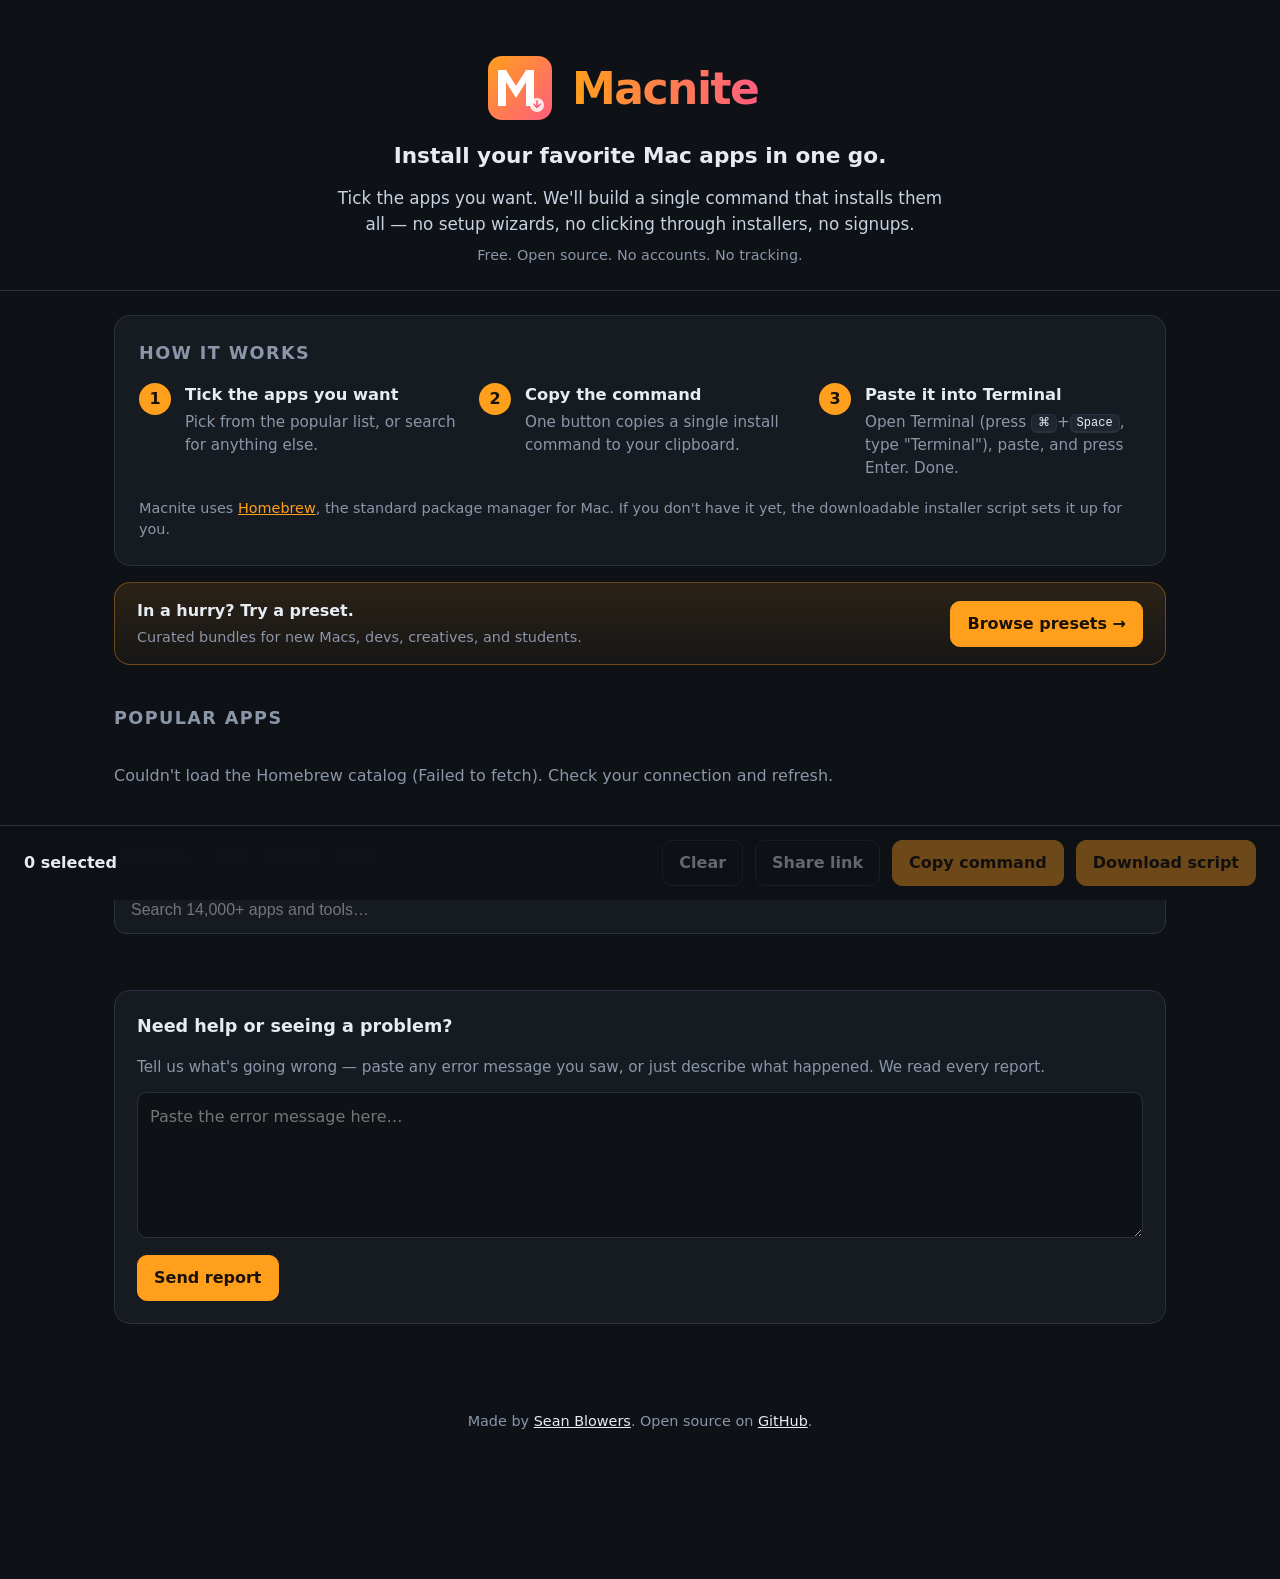
<file: index.html>
<!doctype html>
<html lang="en">
<head>
  <meta charset="utf-8" />
  <meta name="viewport" content="width=device-width, initial-scale=1" />
  <title>Macnite — pick your Mac apps. Get one command.</title>
  <meta name="description" content="A Ninite-style installer for macOS. Tick apps, copy a brew command or download a one-shot install script." />
  <link rel="icon" type="image/svg+xml" href="logo.svg" />
  <link rel="stylesheet" href="styles.css" />
</head>
<body>
  <header class="hero">
    <img class="logo" src="wordmark.svg" alt="Macnite" width="280" height="70" />
    <h1 class="visually-hidden">Macnite</h1>
    <p class="tagline">Install your favorite Mac apps in one go.</p>
    <p class="lede">
      Tick the apps you want. We'll build a single command that installs them
      all — no setup wizards, no clicking through installers, no signups.
    </p>
    <p class="subtle">Free. Open source. No accounts. No tracking.</p>
  </header>

  <main>
    <section class="how">
      <h2>How it works</h2>
      <ol class="steps">
        <li>
          <span class="step-num">1</span>
          <div>
            <strong>Tick the apps you want</strong>
            <p>Pick from the popular list, or search for anything else.</p>
          </div>
        </li>
        <li>
          <span class="step-num">2</span>
          <div>
            <strong>Copy the command</strong>
            <p>One button copies a single install command to your clipboard.</p>
          </div>
        </li>
        <li>
          <span class="step-num">3</span>
          <div>
            <strong>Paste it into Terminal</strong>
            <p>Open Terminal (press <kbd>⌘</kbd>+<kbd>Space</kbd>, type "Terminal"), paste, and press Enter. Done.</p>
          </div>
        </li>
      </ol>
      <p class="how-foot">
        Macnite uses <a href="https://brew.sh" target="_blank" rel="noopener">Homebrew</a>, the standard
        package manager for Mac. If you don't have it yet, the downloadable
        installer script sets it up for you.
      </p>
    </section>

    <aside class="preset-banner">
      <div>
        <strong>In a hurry? Try a preset.</strong>
        <p>Curated bundles for new Macs, devs, creatives, and students.</p>
      </div>
      <a class="preset-banner-cta" href="/presets.html">Browse presets →</a>
    </aside>

    <section>
      <h2>Popular apps</h2>
      <div id="popular-grid" class="grid" aria-busy="true">
        <p class="loading">Loading apps…</p>
      </div>
    </section>

    <section>
      <h2>Search for more apps</h2>
      <input
        id="search"
        class="search"
        type="search"
        placeholder="Search 14,000+ apps and tools…"
        autocomplete="off"
        spellcheck="false"
      />
      <div id="search-results" class="results"></div>
    </section>

    <dialog id="next-steps" class="next-steps">
      <h3 id="next-title">Now do this</h3>
      <ol id="next-body"></ol>
      <button type="button" id="next-close">Got it</button>
    </dialog>

    <section class="report">
      <h2>Need help or seeing a problem?</h2>
      <p class="report-help">Tell us what's going wrong — paste any error message you saw, or just describe what happened. We read every report.</p>
      <form id="report-form" class="report-form" novalidate>
        <textarea
          id="report-message"
          name="message"
          rows="5"
          required
          placeholder="Paste the error message here…"
        ></textarea>
        <div class="report-row">
          <button type="submit" id="report-submit">Send report</button>
          <span id="report-status" class="report-status" role="status" aria-live="polite"></span>
        </div>
      </form>
    </section>

    <footer class="site-footer">
      <p>
        Made by <a href="https://seanblowers.me/2026/05/14/macnite-a-ninite-for-mac-built-in-a-static-html-file/" target="_blank" rel="noopener">Sean Blowers</a>.
        Open source on <a href="https://github.com/seanblowers/Macnite" target="_blank" rel="noopener">GitHub</a>.
      </p>
    </footer>
  </main>

  <footer class="selection-bar" aria-live="polite">
    <span id="count">0 selected</span>
    <button type="button" id="clear" class="ghost" disabled>Clear</button>
    <button type="button" id="share" class="ghost" disabled>Share link</button>
    <button type="button" id="copy" disabled>Copy command</button>
    <button type="button" id="download" disabled>Download script</button>
  </footer>

  <!-- Netlify Forms: detected at build time. Hidden from users. -->
  <form name="macnite-errors" netlify netlify-honeypot="bot-field" hidden>
    <input name="message" />
    <input name="stack" />
    <input name="user_agent" />
    <input name="url" />
    <input name="bot-field" />
  </form>

  <script type="module" src="app.js?v=6"></script>
  <script>
    if ('serviceWorker' in navigator) {
      navigator.serviceWorker.register('/sw.js').catch(() => {});
    }
  </script>
</body>
</html>
</file>
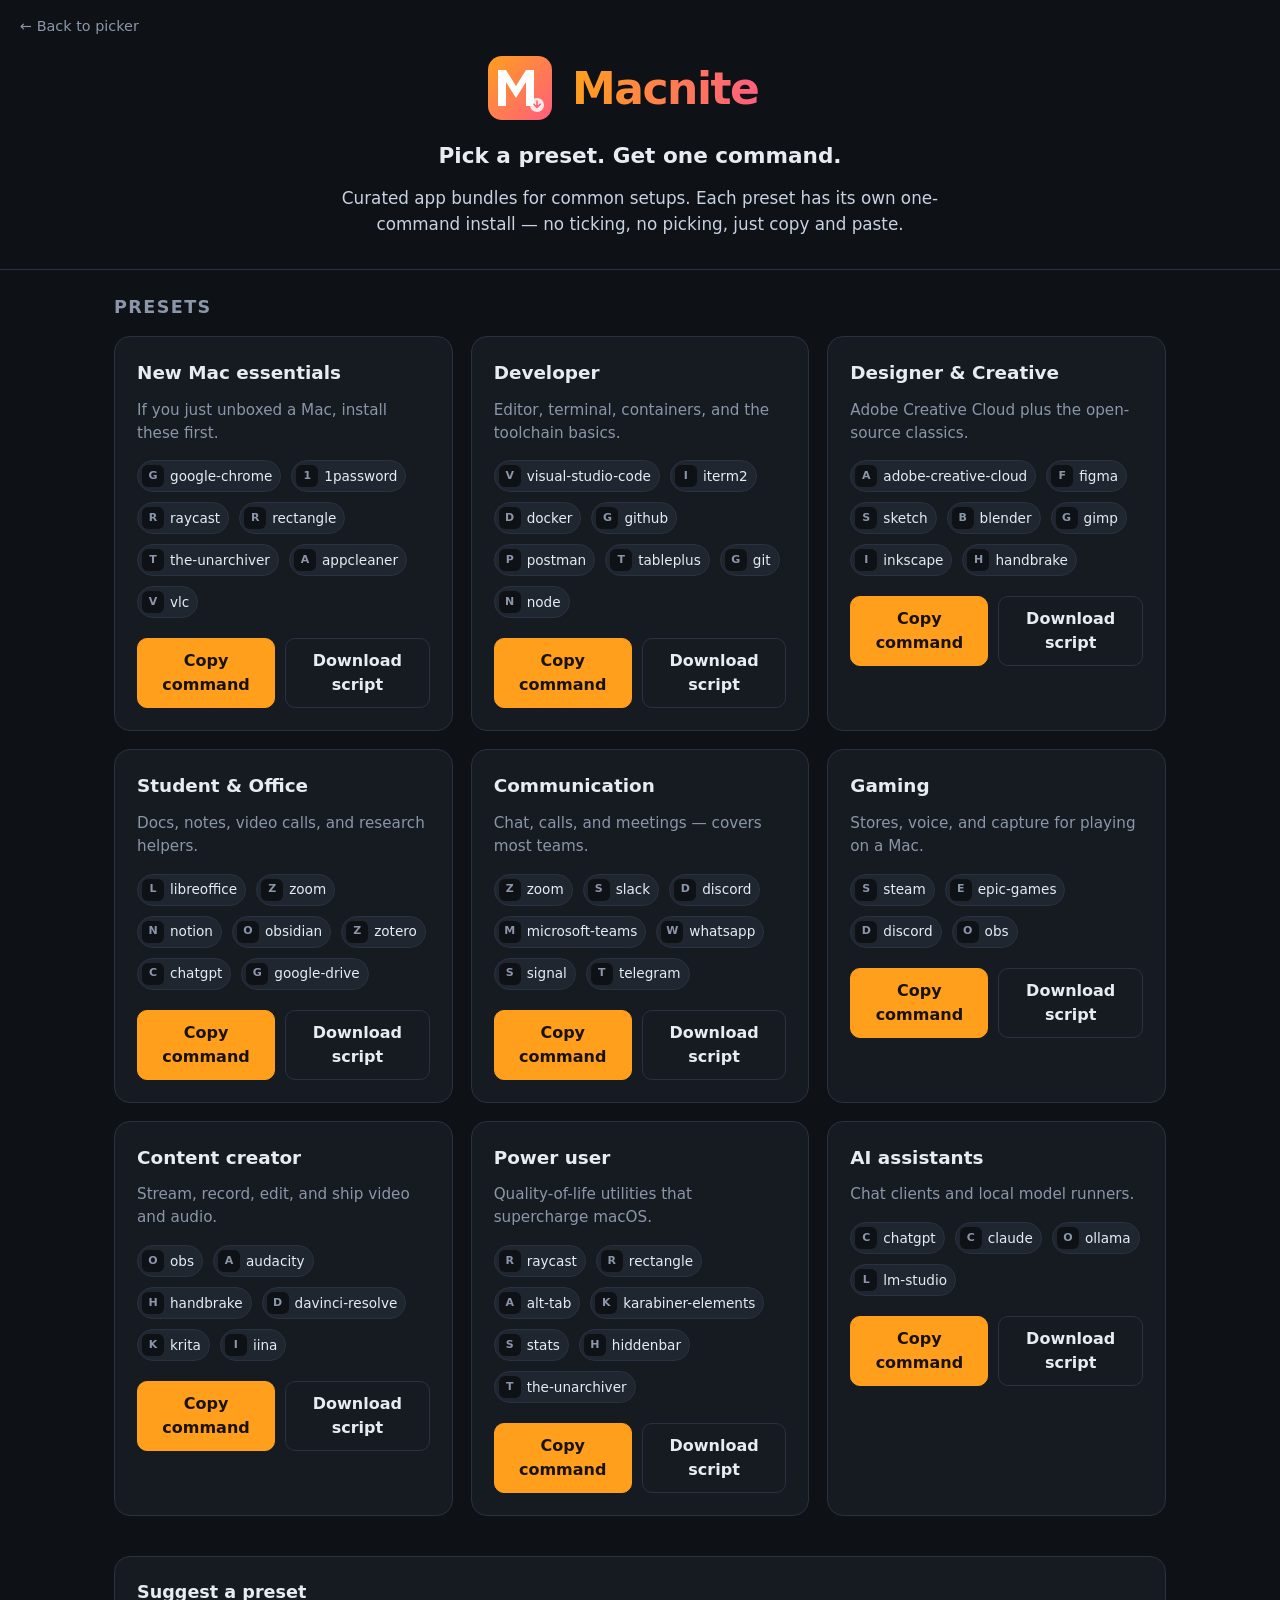
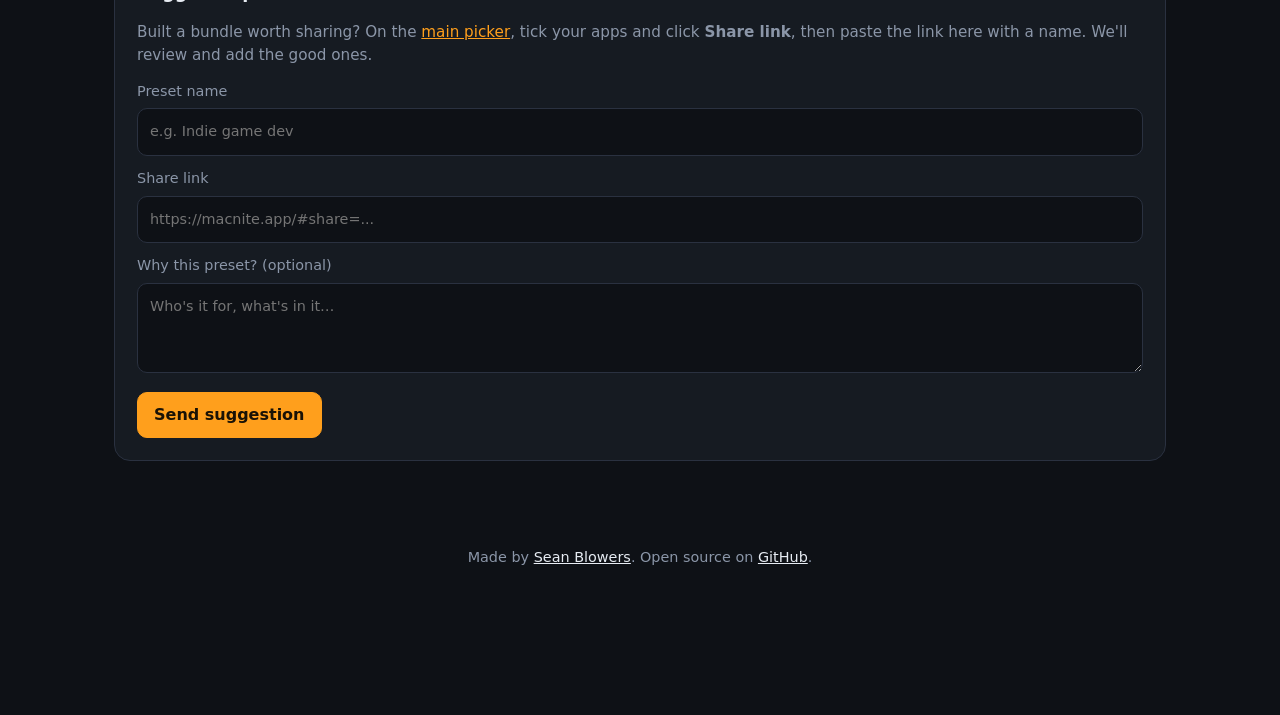
<file: presets.html>
<!doctype html>
<html lang="en">
<head>
  <meta charset="utf-8" />
  <meta name="viewport" content="width=device-width, initial-scale=1" />
  <title>Macnite Presets — curated app bundles for Mac</title>
  <meta name="description" content="Pre-made app bundles for new Macs, developers, creatives, and students. One click, one command." />
  <link rel="icon" type="image/svg+xml" href="logo.svg" />
  <link rel="stylesheet" href="styles.css" />
</head>
<body>
  <header class="hero">
    <a href="/" class="back-link">← Back to picker</a>
    <img class="logo" src="wordmark.svg" alt="Macnite" width="280" height="70" />
    <h1 class="visually-hidden">Macnite Presets</h1>
    <p class="tagline">Pick a preset. Get one command.</p>
    <p class="lede">
      Curated app bundles for common setups. Each preset has its own one-command
      install — no ticking, no picking, just copy and paste.
    </p>
  </header>

  <main>
    <section>
      <h2>Presets</h2>
      <div id="presets-grid" class="presets-grid" aria-busy="true">
        <p class="loading">Loading presets…</p>
      </div>
    </section>

    <section class="report" id="suggest">
      <h2>Suggest a preset</h2>
      <p class="report-help">
        Built a bundle worth sharing? On the <a href="/">main picker</a>, tick your apps and click
        <strong>Share link</strong>, then paste the link here with a name. We'll review and add
        the good ones.
      </p>
      <form id="suggest-form" class="report-form" novalidate>
        <label>
          Preset name
          <input id="suggest-name" name="preset_name" type="text" required maxlength="60" placeholder="e.g. Indie game dev" />
        </label>
        <label>
          Share link
          <input id="suggest-link" name="share_link" type="url" required placeholder="https://macnite.app/#share=..." />
        </label>
        <label>
          Why this preset? <span class="optional">(optional)</span>
          <textarea id="suggest-why" name="why" rows="3" maxlength="500" placeholder="Who's it for, what's in it…"></textarea>
        </label>
        <div class="report-row">
          <button type="submit" id="suggest-submit">Send suggestion</button>
          <span id="suggest-status" class="report-status" role="status" aria-live="polite"></span>
        </div>
      </form>
    </section>

    <dialog id="next-steps" class="next-steps">
      <h3 id="next-title">Now do this</h3>
      <ol id="next-body"></ol>
      <button type="button" id="next-close">Got it</button>
    </dialog>

    <footer class="site-footer">
      <p>
        Made by <a href="https://seanblowers.me/2026/05/14/macnite-a-ninite-for-mac-built-in-a-static-html-file/" target="_blank" rel="noopener">Sean Blowers</a>.
        Open source on <a href="https://github.com/seanblowers/Macnite" target="_blank" rel="noopener">GitHub</a>.
      </p>
    </footer>
  </main>

  <!-- Netlify Forms: detected at build time. Hidden from users. -->
  <form name="macnite-preset-suggestion" netlify netlify-honeypot="bot-field" hidden>
    <input name="preset_name" />
    <input name="share_link" />
    <input name="why" />
    <input name="user_agent" />
    <input name="bot-field" />
  </form>

  <script type="module" src="presets.js?v=2"></script>
  <script>
    if ('serviceWorker' in navigator) {
      navigator.serviceWorker.register('/sw.js').catch(() => {});
    }
  </script>
</body>
</html>
</file>
<file: styles.css>
:root {
  --bg: #0e1116;
  --surface: #161b22;
  --surface-2: #1f2630;
  --border: #2a3140;
  --text: #e7ecf3;
  --muted: #8b96a8;
  --accent: #ff9f1c;
  --accent-ink: #1a1206;
  --danger: #ef4444;
  --ok: #22c55e;
}

* { box-sizing: border-box; }

html, body {
  margin: 0;
  padding: 0;
  background: var(--bg);
  color: var(--text);
  font: 16px/1.5 -apple-system, BlinkMacSystemFont, "SF Pro Text", system-ui, sans-serif;
}

body {
  min-height: 100vh;
  padding-bottom: 96px;
}

a { color: var(--accent); }

.hero {
  padding: 48px 24px 24px;
  text-align: center;
  border-bottom: 1px solid var(--border);
}
.hero .logo {
  display: block;
  margin: 0 auto;
  width: clamp(220px, 36vw, 320px);
  height: auto;
}
.visually-hidden {
  position: absolute !important;
  width: 1px; height: 1px;
  padding: 0; margin: -1px; overflow: hidden;
  clip: rect(0,0,0,0); white-space: nowrap; border: 0;
}
.tagline { font-size: 1.35rem; margin: 12px 0 0; font-weight: 600; }
.lede {
  max-width: 620px;
  margin: 14px auto 8px;
  color: #c8d2e1;
  font-size: 1.05rem;
}
.subtle { color: var(--muted); margin: 6px 0 0; font-size: 0.9rem; }

main {
  max-width: 1100px;
  margin: 0 auto;
  padding: 24px;
}

main section { margin-bottom: 40px; }
main h2 {
  font-size: 1.1rem;
  text-transform: uppercase;
  letter-spacing: 0.08em;
  color: var(--muted);
  margin: 0 0 16px;
  font-weight: 600;
}

.grid {
  display: grid;
  grid-template-columns: repeat(auto-fill, minmax(180px, 1fr));
  gap: 12px;
}
.loading { color: var(--muted); grid-column: 1 / -1; }

.tile {
  display: flex;
  align-items: flex-start;
  gap: 10px;
  padding: 14px;
  border: 1px solid var(--border);
  border-radius: 12px;
  background: var(--surface);
  cursor: pointer;
  transition: border-color 0.15s, background 0.15s, transform 0.05s;
}
.tile:hover { border-color: #3b4458; background: var(--surface-2); }
.tile:active { transform: translateY(1px); }
.tile.checked {
  border-color: var(--accent);
  background: linear-gradient(180deg, rgba(255,159,28,0.12), rgba(255,159,28,0.04));
}
.tile input[type=checkbox] {
  margin: 2px 0 0;
  accent-color: var(--accent);
  width: 18px;
  height: 18px;
  flex: 0 0 auto;
}
.tile .icon {
  flex: 0 0 auto;
  width: 36px;
  height: 36px;
  border-radius: 8px;
  background: var(--surface-2);
  display: flex;
  align-items: center;
  justify-content: center;
  overflow: hidden;
}
.tile .icon img { width: 32px; height: 32px; object-fit: contain; display: block; }
.tile .icon.icon-fallback {
  font-weight: 700;
  font-size: 18px;
  color: var(--muted);
  background: var(--surface-2);
}
.tile .tile-body { min-width: 0; flex: 1 1 auto; }
.tile .name { font-weight: 600; line-height: 1.2; }
.tile .token { color: var(--muted); font: 12px/1.4 ui-monospace, SFMono-Regular, Menlo, monospace; word-break: break-all; }
.tile .desc { color: var(--muted); font-size: 12px; margin-top: 4px; }
.tile .badge {
  display: inline-block;
  font: 10px/1 ui-monospace, monospace;
  padding: 3px 6px;
  border-radius: 999px;
  text-transform: uppercase;
  letter-spacing: 0.05em;
  margin-left: 6px;
  vertical-align: middle;
}
.tile .badge.cask    { background: #1d4ed8; color: white; }
.tile .badge.formula { background: #15803d; color: white; }

.search {
  width: 100%;
  padding: 14px 16px;
  font-size: 1rem;
  background: var(--surface);
  border: 1px solid var(--border);
  border-radius: 12px;
  color: var(--text);
  outline: none;
}
.search:focus { border-color: var(--accent); }

.results {
  margin-top: 16px;
  display: grid;
  grid-template-columns: repeat(auto-fill, minmax(280px, 1fr));
  gap: 12px;
}
.results .hint { grid-column: 1 / -1; color: var(--muted); font-size: 0.9rem; }

.selection-bar {
  position: fixed;
  left: 0; right: 0; bottom: 0;
  display: flex;
  align-items: center;
  gap: 12px;
  padding: 14px 24px;
  background: rgba(14, 17, 22, 0.92);
  backdrop-filter: saturate(140%) blur(10px);
  border-top: 1px solid var(--border);
  z-index: 10;
}
#count { font-weight: 600; margin-right: auto; }

button {
  font: inherit;
  padding: 10px 16px;
  border-radius: 10px;
  border: 1px solid var(--accent);
  background: var(--accent);
  color: var(--accent-ink);
  cursor: pointer;
  font-weight: 600;
}
button:disabled { opacity: 0.4; cursor: not-allowed; }
button.ghost {
  background: transparent;
  color: var(--text);
  border-color: var(--border);
}

/* How it works */
.how { background: var(--surface); border: 1px solid var(--border); border-radius: 16px; padding: 24px; }
.steps {
  list-style: none;
  padding: 0;
  margin: 0;
  display: grid;
  grid-template-columns: repeat(auto-fit, minmax(260px, 1fr));
  gap: 18px;
}
.steps li { display: flex; gap: 14px; align-items: flex-start; }
.steps li p { margin: 4px 0 0; color: var(--muted); font-size: 0.95rem; }
.steps strong { display: block; font-size: 1.02rem; }
.step-num {
  flex: 0 0 auto;
  width: 32px; height: 32px;
  border-radius: 50%;
  background: var(--accent);
  color: var(--accent-ink);
  font-weight: 700;
  display: flex;
  align-items: center;
  justify-content: center;
}
.how-foot { margin: 18px 0 0; color: var(--muted); font-size: 0.9rem; }

kbd {
  display: inline-block;
  font: 12px/1 ui-monospace, monospace;
  padding: 2px 6px;
  border: 1px solid var(--border);
  border-bottom-width: 2px;
  background: var(--surface-2);
  border-radius: 6px;
  color: var(--text);
  vertical-align: 1px;
}

/* Next-steps dialog */
.next-steps[open] {
  border: 1px solid var(--border);
  background: var(--surface);
  color: var(--text);
  border-radius: 16px;
  padding: 28px;
  max-width: 560px;
  width: calc(100% - 32px);
  box-shadow: 0 20px 60px rgba(0,0,0,0.55);
}
.next-steps::backdrop { background: rgba(0,0,0,0.55); backdrop-filter: blur(4px); }
.next-steps h3 { margin: 0 0 14px; font-size: 1.25rem; }
.next-steps ol { padding-left: 22px; margin: 0; }
.next-steps li { margin-bottom: 10px; line-height: 1.5; }
.next-steps li code, .cmd-preview {
  font: 13px/1.5 ui-monospace, SFMono-Regular, Menlo, monospace;
  background: var(--surface-2);
  border: 1px solid var(--border);
  padding: 1px 6px;
  border-radius: 6px;
}
.cmd-preview {
  display: block;
  padding: 10px 12px;
  margin: 0;
  white-space: pre-wrap;
  word-break: break-all;
  color: #c8d2e1;
}
.cmd-wrap {
  margin-top: 14px;
  display: flex;
  flex-direction: column;
  gap: 8px;
}
.cmd-copy {
  align-self: flex-end;
  padding: 6px 12px;
  font-size: 0.85rem;
}
.next-steps .note {
  margin: 10px 0 0;
  color: var(--muted);
  font-size: 0.85rem;
}
.next-steps button {
  margin-top: 20px;
  width: 100%;
}

/* Report-a-problem form */
.report {
  background: var(--surface);
  border: 1px solid var(--border);
  border-radius: 16px;
  padding: 22px;
}
.report h2 { margin-top: 0; color: var(--text); text-transform: none; letter-spacing: 0; font-size: 1.1rem; }
.report-help { color: var(--muted); margin: 0 0 14px; font-size: 0.95rem; }
.report-form input,
.report-form textarea {
  width: 100%;
  background: var(--bg);
  border: 1px solid var(--border);
  border-radius: 10px;
  color: var(--text);
  padding: 12px;
  font: inherit;
  outline: none;
}
.report-form textarea { resize: vertical; }
.report-form input:focus,
.report-form textarea:focus { border-color: var(--accent); }
.report-form label {
  display: block;
  margin: 0 0 12px;
  color: var(--muted);
  font-size: 0.9rem;
}
.report-form label > input,
.report-form label > textarea { margin-top: 6px; color: var(--text); }
.report-form .optional { color: var(--muted); font-weight: 400; }
.report-row { display: flex; align-items: center; gap: 12px; margin-top: 10px; }
.report-status { font-size: 0.9rem; color: var(--muted); }
.report-status.ok  { color: var(--ok); }
.report-status.err { color: var(--danger); }

.site-footer {
  text-align: center;
  color: var(--muted);
  font-size: 0.9rem;
  padding: 32px 0 12px;
}
.site-footer a { color: var(--text); }

/* Preset banner (below How it works on the main page) */
.preset-banner {
  display: flex;
  align-items: center;
  justify-content: space-between;
  gap: 16px;
  margin: -24px 0 40px;
  padding: 16px 22px;
  background: linear-gradient(180deg, rgba(255,159,28,0.12), rgba(255,159,28,0.04));
  border: 1px solid rgba(255,159,28,0.35);
  border-radius: 16px;
}
.preset-banner > div { min-width: 0; }
.preset-banner strong { display: block; font-size: 1rem; }
.preset-banner p { margin: 4px 0 0; color: var(--muted); font-size: 0.9rem; }
.preset-banner-cta {
  flex: 0 0 auto;
  padding: 10px 16px;
  border-radius: 10px;
  border: 1px solid var(--accent);
  background: var(--accent);
  color: var(--accent-ink);
  font-weight: 600;
  text-decoration: none;
  white-space: nowrap;
}
.preset-banner-cta:hover { filter: brightness(1.05); }

/* Presets page */
.back-link {
  display: inline-block;
  position: absolute;
  top: 16px;
  left: 20px;
  color: var(--muted);
  text-decoration: none;
  font-size: 0.9rem;
}
.back-link:hover { color: var(--text); }
.hero { position: relative; }

.presets-grid {
  display: grid;
  grid-template-columns: repeat(auto-fit, minmax(320px, 1fr));
  gap: 18px;
}
.preset-card {
  background: var(--surface);
  border: 1px solid var(--border);
  border-radius: 16px;
  padding: 22px;
  display: flex;
  flex-direction: column;
  gap: 12px;
}
.preset-card .preset-name {
  margin: 0;
  font-size: 1.15rem;
  text-transform: none;
  letter-spacing: 0;
}
.preset-card .preset-desc {
  margin: 0;
  color: var(--muted);
  font-size: 0.95rem;
}
.preset-card-apps {
  list-style: none;
  padding: 0;
  margin: 4px 0;
  display: flex;
  flex-wrap: wrap;
  gap: 10px;
}
.preset-app {
  display: flex;
  align-items: center;
  gap: 6px;
  padding: 4px 8px 4px 4px;
  background: var(--surface-2);
  border: 1px solid var(--border);
  border-radius: 999px;
  font-size: 0.85rem;
}
.preset-app .icon {
  flex: 0 0 auto;
  width: 22px; height: 22px;
  border-radius: 6px;
  background: var(--bg);
  display: flex;
  align-items: center;
  justify-content: center;
  overflow: hidden;
}
.preset-app .icon img { width: 18px; height: 18px; object-fit: contain; display: block; }
.preset-app .icon.icon-fallback {
  font-weight: 700;
  font-size: 11px;
  color: var(--muted);
}
.preset-app-name { color: var(--text); }
.preset-card-actions {
  display: flex;
  gap: 10px;
  margin-top: 4px;
}
.preset-card-actions button { flex: 1 1 auto; }

@media (max-width: 540px) {
  .selection-bar { flex-wrap: wrap; padding: 10px 12px; }
  #count { width: 100%; margin: 0 0 4px; }
  .preset-banner { flex-direction: column; align-items: flex-start; }
  .preset-banner-cta { width: 100%; text-align: center; }
}
</file>
